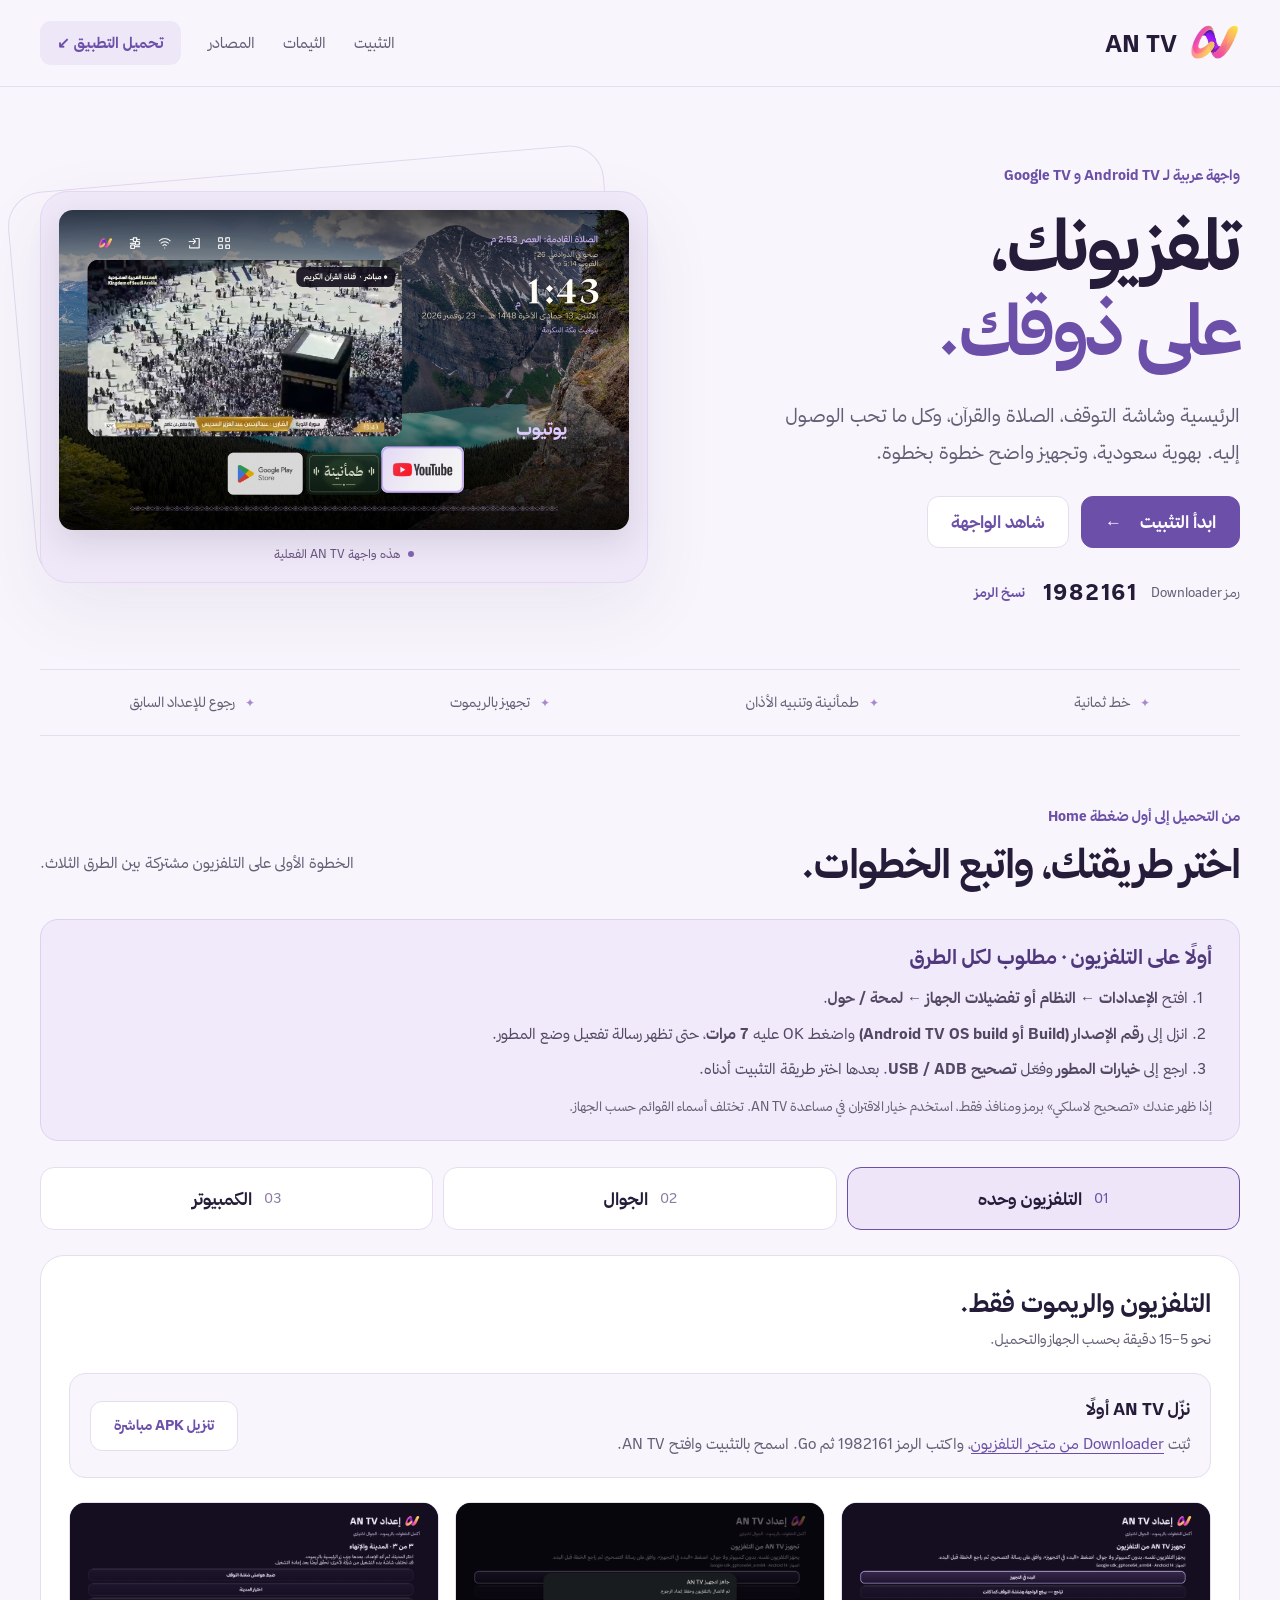
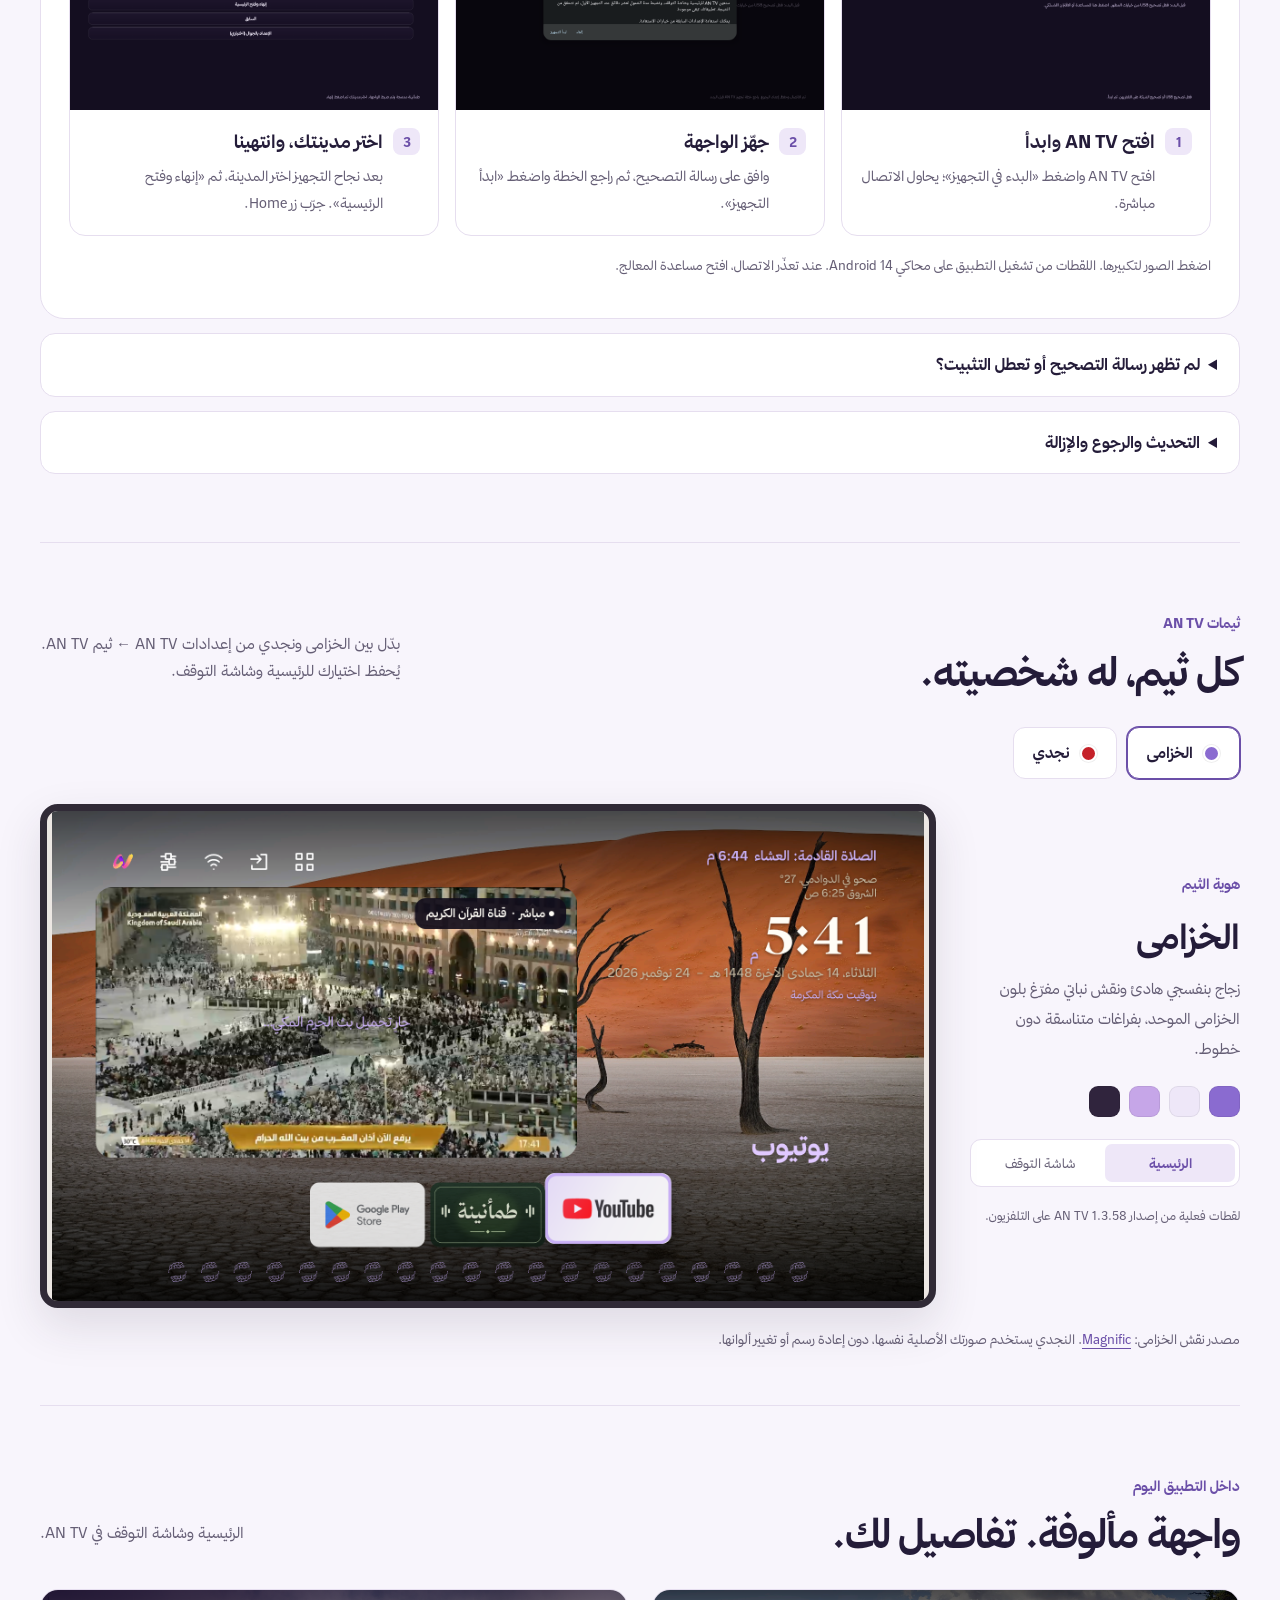
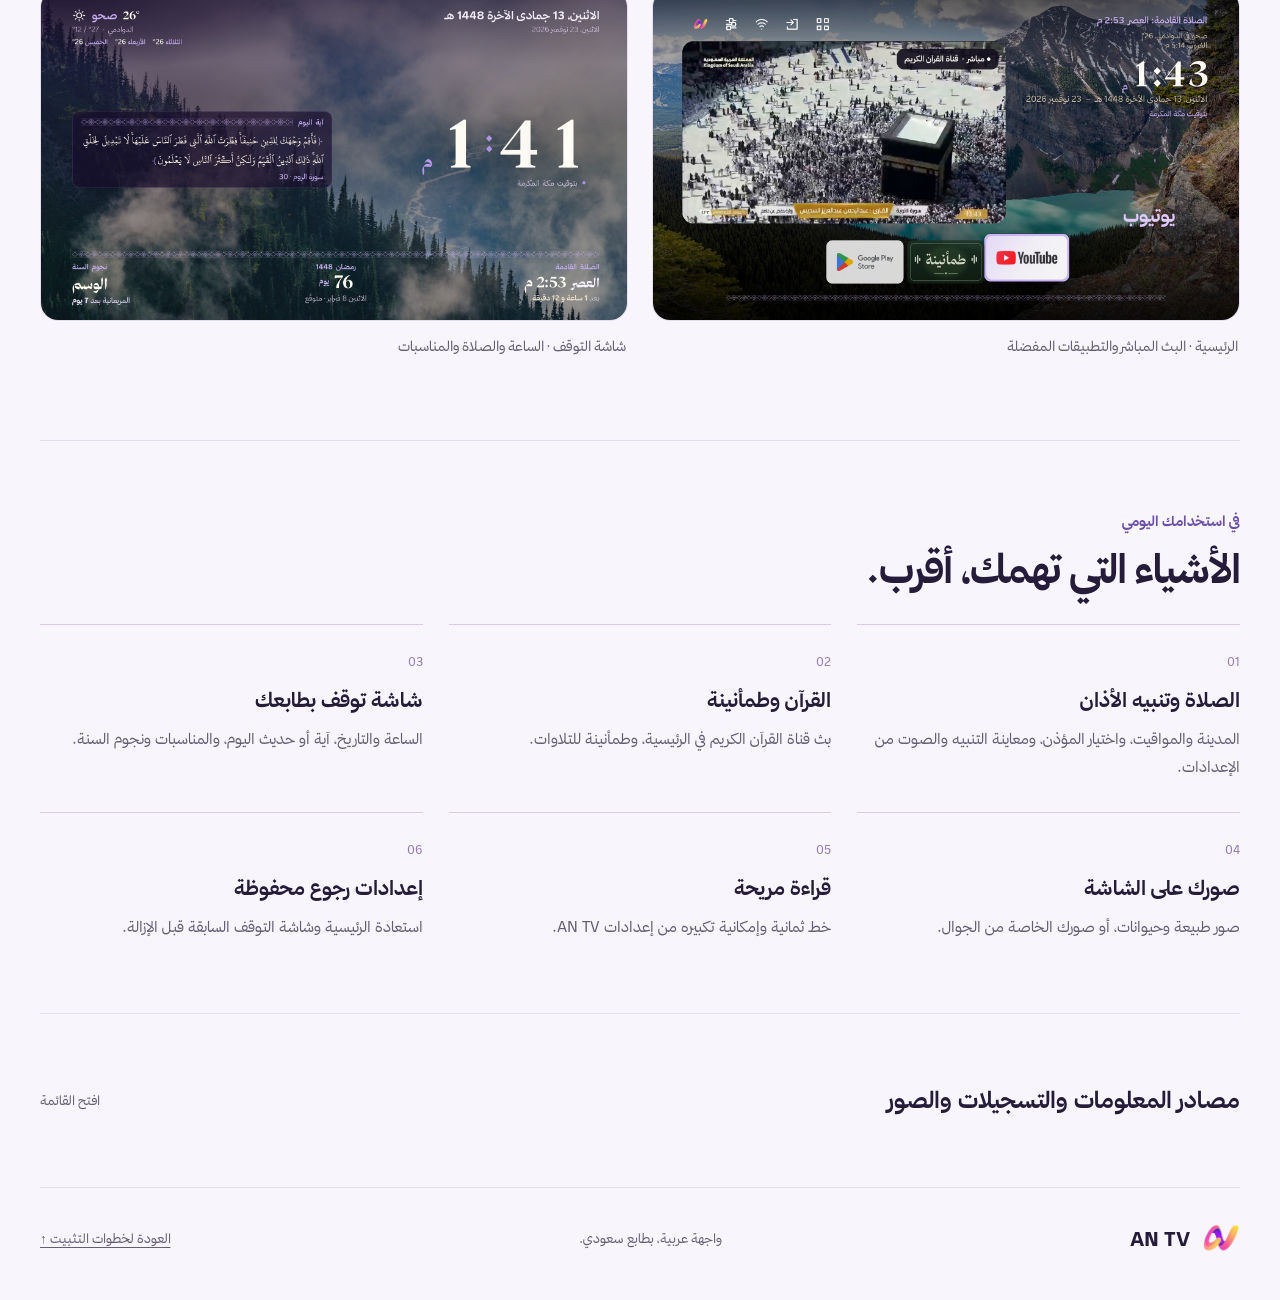
<file: docs/index.html>
<!doctype html><html lang="ar" dir="rtl"><head><meta charset="utf-8"><meta name="viewport" content="width=device-width,initial-scale=1"><meta name="theme-color" content="#f5f1fb"><meta name="description" content="AN TV: واجهة تلفزيونك العربية. شرح واضح للتثبيت من التلفزيون والجوال والكمبيوتر، وروابط الأدوات وأوامر جاهزة للنسخ."><title>AN TV — تلفزيونك، على ذوقك</title><link rel="stylesheet" href="assets/site.css?v=light2"></head><body>
<header><div class="wrap top"><a class="brand" href="#top"><img src="assets/an-logo.png" alt="شعار AN TV"><span>AN TV</span></a><nav aria-label="التنقل"><a href="#install">التثبيت</a><a href="#themes">الثيمات</a><a href="#sources">المصادر</a><a class="nav-download" href="https://github.com/aij17/AN-TV-Installer/releases/latest/download/AN-TV.apk">تحميل التطبيق <span aria-hidden="true">↙</span></a></nav></div></header>
<main id="top" class="wrap"><section class="hero"><div><div class="eyebrow">واجهة عربية لـ Android TV و Google TV</div><h1>تلفزيونك، <br><em>على ذوقك.</em></h1><p>الرئيسية وشاشة التوقف، الصلاة والقرآن، وكل ما تحب الوصول إليه. بهوية سعودية، وتجهيز واضح خطوة بخطوة.</p><div class="actions"><a class="button" href="#install">ابدأ التثبيت <span aria-hidden="true">←</span></a><a class="button secondary" href="#preview">شاهد الواجهة</a></div><div class="hero-code"><span>رمز Downloader</span><strong id="download-code" dir="ltr">1982161</strong><button class="copy-command quiet" data-copy="download-code" data-copy-label="نسخ الرمز" type="button">نسخ الرمز</button></div></div><div class="hero-visual"><img src="assets/current-home.png" alt="لقطة فعلية للصفحة الرئيسية في AN TV"><div class="image-label"><span class="live-dot"></span> هذه واجهة AN TV الفعلية</div></div></section>
<div class="benefit-strip"><span>خط ثمانية</span><span>طمأنينة وتنبيه الأذان</span><span>تجهيز بالريموت</span><span>رجوع للإعداد السابق</span></div>
<section id="install" class="section"><div class="section-heading"><div><span class="eyebrow">من التحميل إلى أول ضغطة Home</span><h2>اختر طريقتك، واتبع الخطوات.</h2></div><p>الخطوة الأولى على التلفزيون مشتركة بين الطرق الثلاث.</p></div><div class="developer-prep"><h3>أولًا على التلفزيون · مطلوب لكل الطرق</h3><ol><li>افتح <strong>الإعدادات ← النظام أو تفضيلات الجهاز ← لمحة / حول</strong>.</li><li>انزل إلى <strong>رقم الإصدار (Build أو Android TV OS build)</strong> واضغط OK عليه <strong>7 مرات</strong>، حتى تظهر رسالة تفعيل وضع المطور.</li><li>ارجع إلى <strong>خيارات المطور</strong> وفعّل <strong>تصحيح USB / ADB</strong>. بعدها اختر طريقة التثبيت أدناه.</li></ol><p>إذا ظهر عندك «تصحيح لاسلكي» برمز ومنافذ فقط، استخدم خيار الاقتران في مساعدة AN TV. تختلف أسماء القوائم حسب الجهاز.</p></div>
<nav class="method-tabs" role="tablist" aria-label="طريقة التثبيت"><a href="#install-tv" role="tab" aria-selected="true" data-method="install-tv">01 <span>التلفزيون وحده</span></a><a href="#install-phone" role="tab" aria-selected="false" data-method="install-phone">02 <span>الجوال</span></a><a href="#install-computer" role="tab" aria-selected="false" data-method="install-computer">03 <span>الكمبيوتر</span></a></nav>
<div class="method-panel" id="install-tv" role="tabpanel"><div class="method-heading"><h3>التلفزيون والريموت فقط.</h3><p>نحو 5–15 دقيقة بحسب الجهاز والتحميل.</p></div><div class="download-strip"><div><strong>نزّل AN TV أولًا</strong><p>ثبّت <a href="https://play.google.com/store/apps/details?id=com.esaba.downloader" target="_blank" rel="noopener">Downloader من متجر التلفزيون</a>، واكتب الرمز <bdi>1982161</bdi> ثم Go. اسمح بالتثبيت وافتح AN TV.</p></div><a class="button secondary" href="https://github.com/aij17/AN-TV-Installer/releases/latest/download/AN-TV.apk">تنزيل APK مباشرة</a></div><div class="picture-steps">
        <figure><a href="assets/current-setup.png?v=1353" target="_blank" rel="noopener"><img src="assets/current-setup.png?v=1353" alt="الخطوة الأولى: بدء تجهيز AN TV بزر واحد" loading="lazy"></a><figcaption><span class="step-index">1</span><div><h3>افتح AN TV وابدأ</h3><p>افتح AN TV واضغط «البدء في التجهيز»؛ يحاول الاتصال مباشرة.</p></div></figcaption></figure>
        <figure><a href="assets/current-setup-2.png?v=1353" target="_blank" rel="noopener"><img src="assets/current-setup-2.png?v=1353" alt="الخطوة الثانية: مراجعة خطة التجهيز قبل الموافقة" loading="lazy"></a><figcaption><span class="step-index">2</span><div><h3>جهّز الواجهة</h3><p>وافق على رسالة التصحيح، ثم راجع الخطة واضغط «ابدأ التجهيز».</p></div></figcaption></figure>
        <figure><a href="assets/current-setup-3.png?v=1353" target="_blank" rel="noopener"><img src="assets/current-setup-3.png?v=1353" alt="الخطوة الثالثة: اختيار المدينة وإنهاء الإعداد وفتح الرئيسية" loading="lazy"></a><figcaption><span class="step-index">3</span><div><h3>اختر مدينتك، وانتهينا</h3><p>بعد نجاح التجهيز اختر المدينة، ثم «إنهاء وفتح الرئيسية». جرّب زر Home.</p></div></figcaption></figure>
      </div>
      <p class="small">اضغط الصور لتكبيرها. اللقطات من تشغيل التطبيق على محاكي Android 14. عند تعذّر الاتصال، افتح مساعدة المعالج.</p></div>
<div class="method-panel" id="install-phone" role="tabpanel"><div class="method-section"><div class="method-heading"><h3>2 · من الجوال</h3><p>أندرويد أو آيفون · نفس شبكة واي فاي التلفزيون · نحو 10–20 دقيقة</p></div><ol class="simple-flow"><li><strong>نزّل التطبيق وانقله.</strong><p>نزّل AN TV من الزر أدناه. انقله إلى التلفزيون عبر LocalSend إذا كان متاحًا على الجهازين، وافتح الملف على التلفزيون وثبّته. ويمكن تنزيله مباشرة على التلفزيون برمز Downloader أعلاه.</p></li><li><strong>افتح رابط الإعداد.</strong><p>على التلفزيون: افتح AN TV ← اضغط سطر المساعدة ← «الإعداد بالجوال أو الكمبيوتر». امسح QR بالجوال، وافتح الرابط، وأدخل رمز الإعداد الظاهر إن طُلب. اترك صفحة الإعداد مفتوحة على التلفزيون.</p></li><li><strong>أكمل من المتصفح.</strong><p>اضغط «البدء في التجهيز» في صفحة الجوال، ووافق على رسالة التصحيح بالريموت. انتظر النجاح، واختر المدينة ثم أنهِ الإعداد. جرّب زر الرئيسية في الريموت.</p></li></ol><a class="button secondary" href="https://github.com/aij17/AN-TV-Installer/releases/latest/download/AN-TV.apk">تنزيل AN TV للجوال</a><div class="app-links"><strong>لنقل ملف التطبيق · اختياري إذا استخدمت Downloader:</strong><a href="https://play.google.com/store/apps/details?id=org.localsend.localsend_app" target="_blank" rel="noopener">LocalSend لأندرويد والتلفزيون</a><a href="https://apps.apple.com/us/app/localsend/id1661733229" target="_blank" rel="noopener">LocalSend للآيفون · App Store</a></div><p class="guide-note">ملف AN-TV.apk مخصص للتلفزيون؛ تنقله من الآيفون ولا تثبّته عليه. التحكم من المتصفح لا يحتاج تطبيقًا إضافيًا.</p><p class="guide-note">هذه الطريقة تعمل من المتصفح على أندرويد وآيفون؛ لا تحتاج Termux أو iSH. اسمح بالوصول للشبكة المحلية إذا طلب المتصفح ذلك. إذا تعذر الاتصال، أكمل بالريموت.</p></div><div class="advanced"><h4>تفضّل استخدام الأوامر؟</h4><p class="small">اختياري. طريقة المتصفح أعلاه لا تحتاج Termux أو iSH.</p><details class="help-fold"><summary>أوامر التثبيت من أندرويد · Termux</summary><p>ثبّت <a href="https://f-droid.org/packages/com.termux/" target="_blank" rel="noopener">Termux من F-Droid</a>، وفعّل تصحيح التلفزيون، واجعل الجهازين على نفس الواي فاي. انسخ تجهيز الأدوات مرة، ثم أوامر التثبيت.</p><div class="command-box"><div class="command-bar"><span>1 · تجهيز أدوات أندرويد</span><button type="button" class="copy-command" data-copy="termux-tools" aria-label="نسخ 1 · تجهيز أدوات أندرويد">نسخ الأوامر</button></div><pre><code id="termux-tools">pkg update &amp;&amp; pkg install android-tools curl</code></pre></div><div class="command-box"><div class="command-bar"><span>2 · تنزيل AN TV وتثبيته</span><button type="button" class="copy-command" data-copy="android-install" aria-label="نسخ 2 · تنزيل AN TV وتثبيته">نسخ الأوامر</button></div><pre><code id="android-install">printf &#x27;TV IP (example 192.168.0.20): &#x27;
IFS= read -r AN_TV_IP
AN_TV_TARGET=&quot;${AN_TV_IP}:5555&quot;
adb connect &quot;$AN_TV_TARGET&quot; &amp;&amp;
adb -s &quot;$AN_TV_TARGET&quot; get-state &amp;&amp;
curl -fL --proto &#x27;=https&#x27; -o AN-TV.apk &#x27;https://github.com/aij17/AN-TV-Installer/releases/latest/download/AN-TV.apk&#x27; &amp;&amp;
adb -s &quot;$AN_TV_TARGET&quot; install -r AN-TV.apk &amp;&amp;
adb -s &quot;$AN_TV_TARGET&quot; shell am start -n com.antv.tv/com.antv.setup.SetupActivity</code></pre></div><p>عند طلب TV IP اكتب عنوان التلفزيون فقط، دون منفذ. وافق على التصحيح بالريموت، ثم أكمل «البدء في التجهيز» على التلفزيون. إذا كان الاتصال غير مفوّض، وافق وأعد تشغيل أوامر التثبيت.</p></details> <details class="help-fold"><summary>أوامر الآيفون · iSH · مسار تجريبي</summary><p>الطريقة الأسهل على الآيفون هي المتصفح أعلاه. للمستخدم الذي يريد الأوامر: ثبّت <a href="https://ish.app/" target="_blank" rel="noopener">iSH من موقعه الرسمي</a>، واسمح بالشبكة المحلية، وأبقه مفتوحًا. لم نختبر هذا المسار على آيفون فعلي؛ قد لا تتوفر حزمة android-tools في إصدار iSH لديك. إذا فشل تجهيز الأدوات، استخدم المتصفح أو الكمبيوتر.</p><div class="command-box"><div class="command-bar"><span>1 · التحقق من توفر أدوات iSH</span><button type="button" class="copy-command" data-copy="ish-tools" aria-label="نسخ 1 · التحقق من توفر أدوات iSH">نسخ الأوامر</button></div><pre><code id="ish-tools">apk update &amp;&amp; apk add curl android-tools &amp;&amp; command -v adb</code></pre></div><div class="command-box"><div class="command-bar"><span>2 · تثبيت AN TV إذا توفر adb</span><button type="button" class="copy-command" data-copy="ios-install" aria-label="نسخ 2 · تثبيت AN TV إذا توفر adb">نسخ الأوامر</button></div><pre><code id="ios-install">printf &#x27;TV IP (example 192.168.0.20): &#x27;
IFS= read -r AN_TV_IP
AN_TV_TARGET=&quot;${AN_TV_IP}:5555&quot;
adb connect &quot;$AN_TV_TARGET&quot; &amp;&amp;
adb -s &quot;$AN_TV_TARGET&quot; get-state &amp;&amp;
curl -fL --proto &#x27;=https&#x27; -o AN-TV.apk &#x27;https://github.com/aij17/AN-TV-Installer/releases/latest/download/AN-TV.apk&#x27; &amp;&amp;
adb -s &quot;$AN_TV_TARGET&quot; install -r AN-TV.apk &amp;&amp;
adb -s &quot;$AN_TV_TARGET&quot; shell am start -n com.antv.tv/com.antv.setup.SetupActivity</code></pre></div><p>لا تنفّذ الخطوة الثانية إلا إذا نجحت الأولى وظهر مسار adb.</p></details></div></div>
<div class="method-panel" id="install-computer" role="tabpanel"><div class="method-heading"><h3>بمساعد ذكي، أو يدويًا. اختر ما يناسبك.</h3><p>نفس شبكة التلفزيون للاتصال المحلي. استخدام المساعد اختياري.</p></div><div class="computer-options"><article><span class="option-number">A</span><h4>بمساعد ذكي على الكمبيوتر</h4><p>افتح Codex محليًا أو Claude Code بصلاحية تشغيل الأوامر، وانسخ الطلب التالي. يساعدك في الاتصال والتثبيت والتحقق من النتيجة.</p><p class="small">الدردشة العادية في المتصفح لا تصل وحدها إلى شبكتك. توفر المساعد وتكلفته حسب الخدمة والخطة؛ التنفيذ اليدوي لا يحتاج اشتراك مساعد.</p><div class="app-links"><a href="https://developers.openai.com/codex/app/" target="_blank" rel="noopener">Codex على الكمبيوتر ↗</a><a href="https://code.claude.com/docs/en/overview" target="_blank" rel="noopener">Claude Code ↗</a></div><details><summary>الطلب الجاهز للمساعد</summary><div class="command-box"><div class="command-bar"><span>خاص بـ AN TV</span><button class="copy-command" data-copy="assistant-prompt" data-copy-label="نسخ الطلب" type="button">نسخ الطلب</button></div><pre class="assistant-text"><code id="assistant-prompt">ثبّت AN TV على تلفزيوني Android TV أو Google TV. أنت تعمل محليًا على الكمبيوتر المتصل بنفس شبكة التلفزيون.
اقرأ دليلنا أولًا: https://aij17.github.io/AN-TV-Installer/docs/<div class="method-section"><div class="method-heading"><h3>2 · من الجوال</h3><p>أندرويد أو آيفون · نفس شبكة واي فاي التلفزيون · نحو 10–20 دقيقة</p></div><ol class="simple-flow"><li><strong>نزّل التطبيق وانقله.</strong><p>نزّل AN TV من الزر أدناه. انقله إلى التلفزيون عبر LocalSend إذا كان متاحًا على الجهازين، وافتح الملف على التلفزيون وثبّته. ويمكن تنزيله مباشرة على التلفزيون برمز Downloader أعلاه.</p></li><li><strong>افتح رابط الإعداد.</strong><p>على التلفزيون: افتح AN TV ← اضغط سطر المساعدة ← «الإعداد بالجوال أو الكمبيوتر». امسح QR بالجوال، وافتح الرابط، وأدخل رمز الإعداد الظاهر إن طُلب. اترك صفحة الإعداد مفتوحة على التلفزيون.</p></li><li><strong>أكمل من المتصفح.</strong><p>اضغط «البدء في التجهيز» في صفحة الجوال، ووافق على رسالة التصحيح بالريموت. انتظر النجاح، واختر المدينة ثم أنهِ الإعداد. جرّب زر الرئيسية في الريموت.</p></li></ol><a class="button secondary" href="https://github.com/aij17/AN-TV-Installer/releases/latest/download/AN-TV.apk">تنزيل AN TV للجوال</a><div class="app-links"><strong>لنقل ملف التطبيق · اختياري إذا استخدمت Downloader:</strong><a href="https://play.google.com/store/apps/details?id=org.localsend.localsend_app" target="_blank" rel="noopener">LocalSend لأندرويد والتلفزيون</a><a href="https://apps.apple.com/us/app/localsend/id1661733229" target="_blank" rel="noopener">LocalSend للآيفون · App Store</a></div><p class="guide-note">ملف AN-TV.apk مخصص للتلفزيون؛ تنقله من الآيفون ولا تثبّته عليه. التحكم من المتصفح لا يحتاج تطبيقًا إضافيًا.</p><p class="guide-note">هذه الطريقة تعمل من المتصفح على أندرويد وآيفون؛ لا تحتاج Termux أو iSH. اسمح بالوصول للشبكة المحلية إذا طلب المتصفح ذلك. إذا تعذر الاتصال، أكمل بالريموت.</p></div>-SETUP.md
اسألني عن عنوان IP للتلفزيون إن لم يكن متاحًا، وتحقق من نوع الجهاز والاتصال والتفويض.
استخدم Android Platform Tools الرسمية وحزمة AN TV العامة فقط:
https://github.com/aij17/AN-TV-Installer/releases/latest/download/AN-TV.apk
اسم الحزمة: com.antv.tv
نشاط التجهيز: com.antv.tv/com.antv.setup.SetupActivity
لا تستنسخ UrTV ولا تشغّل سكربتاته ولا تحتاج كود AN TV الخاص.
ثبّت APK ثم افتح معالج AN TV. تابع معه لحفظ إعداد الرجوع واختيار الرئيسية وشاشة التوقف والمدينة؛ وافق أنا على رسائل النظام والخطة بالريموت.
لا تغيّر الرئيسية بأمر منفصل قبل حفظ إعداد الرجوع، ولا تحذف أو تعطّل تطبيقات، ولا تتجاوز حظر Play Protect.
تحقق من النتيجة بزر Home وشاشة التوقف، واذكر ما نجح وما يحتاج تدخلي. إذا تعذّر الاتصال فتوقف واشرح السبب، ولا تقل إن التجهيز نجح.</code></pre></div></details></article><article><span class="option-number">B</span><h4>يدويًا، دون مساعد</h4><p>حمّل التطبيق وانقله، ثم استخدم صفحة الإعداد في المتصفح. أو نفّذ أوامر ADB الجاهزة في القسم التالي.</p><a class="text-link" href="#manual-computer">خطوات التنفيذ اليدوي ↓</a><p class="small">دون Codex أو Claude. الموافقات على التلفزيون تتم بالريموت.</p></article></div><div id="manual-computer"><div class="method-section"><div class="method-heading"><h3>3 · من الكمبيوتر</h3><p>ويندوز أو ماك أو لينكس · نفس شبكة التلفزيون للتحكم من المتصفح · نحو 10–25 دقيقة</p></div><ol class="simple-flow"><li><strong>حمّل AN TV وثبّته على التلفزيون.</strong><p>نزّل الملف من الزر أدناه. انقله عبر LocalSend على نفس الشبكة، أو انسخه إلى فلاش USB وافتحه على التلفزيون. وافق على تثبيت التطبيق عندما يطلب النظام.</p></li><li><strong>افتح صفحة التحكم على الكمبيوتر.</strong><p>افتح AN TV على التلفزيون ← سطر المساعدة ← «الإعداد بالجوال أو الكمبيوتر». اكتب في متصفح الكمبيوتر العنوان المحلي الظاهر على التلفزيون كاملًا، مع رقم المنفذ، ثم أدخل رمز الإعداد إن طُلب.</p></li><li><strong>اضغط «البدء في التجهيز».</strong><p>وافق على رسالة التصحيح بالريموت. بعد نجاح التفعيل، اختر المدينة وأنهِ الإعداد. اختبر زر الرئيسية ومعاينة شاشة التوقف.</p></li></ol><a class="button secondary" href="https://github.com/aij17/AN-TV-Installer/releases/latest/download/AN-TV.apk">تنزيل AN TV للكمبيوتر</a><div class="app-links"><a href="https://localsend.org/download" target="_blank" rel="noopener">LocalSend لويندوز وماك ولينكس · اختياري للنقل</a><a href="https://developer.android.com/tools/releases/platform-tools" target="_blank" rel="noopener">Android Platform Tools · مطلوب لمسار الأوامر فقط</a></div><p class="guide-note">النقل بفلاش USB لا يحتاج نفس الواي فاي؛ التحكم من المتصفح يحتاجها. إذا كان جهازك يتطلب اقتران ADB، ستجد الأوامر في «الشرح الكامل» أدناه.</p></div></div><details class="help-fold"><summary>أوامر الكمبيوتر · ويندوز أو ماك ولينكس</summary><p>نزّل Android Platform Tools من الرابط الرسمي أعلاه، وفك الضغط، وافتح الطرفية داخل مجلد platform-tools. فعّل تصحيح التلفزيون واستخدم نفس الشبكة. اختر أوامر نظامك.</p><div class="command-box"><div class="command-bar"><span>ويندوز · PowerShell</span><button type="button" class="copy-command" data-copy="windows-install" aria-label="نسخ ويندوز · PowerShell">نسخ الأوامر</button></div><pre><code id="windows-install">$anTvAdb = Join-Path (Get-Location) &#x27;adb.exe&#x27;
if (!(Test-Path $anTvAdb)) { throw &#x27;Open PowerShell inside platform-tools first.&#x27; }
$anTvIp = Read-Host &#x27;TV IP (example 192.168.0.20)&#x27;
$anTvTarget = &quot;$($anTvIp):5555&quot;
&amp; $anTvAdb connect $anTvTarget
&amp; $anTvAdb -s $anTvTarget get-state
if ($LASTEXITCODE -ne 0) { throw &#x27;Approve debugging on TV, then retry.&#x27; }
Invoke-WebRequest -Uri &#x27;https://github.com/aij17/AN-TV-Installer/releases/latest/download/AN-TV.apk&#x27; -OutFile &#x27;AN-TV.apk&#x27;
&amp; $anTvAdb -s $anTvTarget install -r &#x27;AN-TV.apk&#x27;
if ($LASTEXITCODE -ne 0) { throw &#x27;Installation failed; stop here.&#x27; }
&amp; $anTvAdb -s $anTvTarget shell am start -n &#x27;com.antv.tv/com.antv.setup.SetupActivity&#x27;</code></pre></div><div class="command-box"><div class="command-bar"><span>ماك ولينكس · Terminal</span><button type="button" class="copy-command" data-copy="mac-install" aria-label="نسخ ماك ولينكس · Terminal">نسخ الأوامر</button></div><pre><code id="mac-install">export PATH=&quot;$PWD:$PATH&quot;
printf &#x27;TV IP (example 192.168.0.20): &#x27;
IFS= read -r AN_TV_IP
AN_TV_TARGET=&quot;${AN_TV_IP}:5555&quot;
adb connect &quot;$AN_TV_TARGET&quot; &amp;&amp;
adb -s &quot;$AN_TV_TARGET&quot; get-state &amp;&amp;
curl -fL --proto &#x27;=https&#x27; -o AN-TV.apk &#x27;https://github.com/aij17/AN-TV-Installer/releases/latest/download/AN-TV.apk&#x27; &amp;&amp;
adb -s &quot;$AN_TV_TARGET&quot; install -r AN-TV.apk &amp;&amp;
adb -s &quot;$AN_TV_TARGET&quot; shell am start -n com.antv.tv/com.antv.setup.SetupActivity</code></pre></div><p>هذه الأوامر تنزّل AN TV وتثبّته وتفتح معالجه. أكمل «البدء في التجهيز» بالريموت لحفظ إعداد الرجوع وتعيين الرئيسية وشاشة التوقف؛ أوامر التثبيت وحدها لا تعيّن الرئيسية.</p></details> <details class="help-fold"><summary>الجهاز يعرض اقترانًا لاسلكيًا برمز؟ · أندرويد أو ماك ولينكس</summary><p>نفّذ هذه الأوامر قبل أوامر التثبيت المباشر. أدخل عنوان الاقتران، ثم رمز الاقتران عند طلبه، ثم عنوان الاتصال. المنفذان مختلفان. بعد فتح 5555 شغّل أوامر التثبيت أعلاه بعنوان IP فقط. قد يغلق المنفذ عند إعادة تشغيل التلفزيون.</p><div class="command-box"><div class="command-bar"><span>الاقتران اللاسلكي ثم إتاحة الاتصال المباشر</span><button type="button" class="copy-command" data-copy="wireless-pair" aria-label="نسخ الاقتران اللاسلكي ثم إتاحة الاتصال المباشر">نسخ الأوامر</button></div><pre><code id="wireless-pair">printf &#x27;Pair address (IP:pair-port): &#x27;
IFS= read -r AN_TV_PAIR
adb pair &quot;$AN_TV_PAIR&quot; &amp;&amp;
printf &#x27;Connect address (IP:connect-port): &#x27; &amp;&amp;
IFS= read -r AN_TV_CONNECT &amp;&amp;
adb connect &quot;$AN_TV_CONNECT&quot; &amp;&amp;
adb -s &quot;$AN_TV_CONNECT&quot; tcpip 5555</code></pre></div></details></div>
<details class="help-fold"><summary>لم تظهر رسالة التصحيح أو تعطل التثبيت؟</summary><p>أعد تشغيل التلفزيون وجرّب «البدء في التجهيز». بعض الأجهزة تحتاج الاقتران اللاسلكي أو كمبيوترًا مرة واحدة. عند «تطبيق ضار ومحظور» أرسل التحذير لفحص السبب؛ حظر سوني لم يُحسم بعد.</p></details>
<details class="help-fold"><summary>التحديث والرجوع والإزالة</summary><div class="compact-grid"><div><h4>التحديث</h4><p>إعدادات AN TV ← تحديث AN TV. وافق على التثبيت إن طلب أندرويد.</p></div><div><h4>الرجوع</h4><p>افتح معالج الإعداد واختر «تراجع». انتظر النجاح قبل حذف التطبيق.</p></div><div><h4>ماذا يُحفظ؟</h4><p>اختيار الرئيسية وشاشة التوقف ومدة الخمول. هذه إعدادات رجوع، وليست نسخة كاملة لنظام التشغيل.</p></div></div></details></section>
<section id="themes" class="section themes-section"><div class="section-heading"><div><span class="eyebrow">ثيمات AN TV</span><h2>كل ثيم، له شخصيته.</h2></div><p>بدّل بين الخزامى ونجدي من إعدادات AN TV ← ثيم AN TV. يُحفظ اختيارك للرئيسية وشاشة التوقف.</p></div><div class="theme-choices" role="group" aria-label="الثيم"><button data-theme="lavender" aria-pressed="true"><span class="theme-swatch" style="--swatch:#8a6bd0"></span>الخزامى</button><button data-theme="najdi" aria-pressed="false"><span class="theme-swatch" style="--swatch:#c52129"></span>نجدي</button></div><div class="theme-layout"><div class="theme-description"><span class="eyebrow">هوية الثيم</span><h3 id="theme-title" aria-live="polite">خزامى</h3><p id="theme-description">بنفسجي ناعم، زجاج هادئ، وسدو رفيع. امتداد للهوية الحالية.</p><div id="theme-palette" class="palette" aria-label="ألوان الثيم"></div><div class="preview-switch" role="group" aria-label="نوع المعاينة"><button data-scene="home" aria-pressed="true">الرئيسية</button><button data-scene="saver" aria-pressed="false">شاشة التوقف</button></div><p class="small">لقطات فعلية من إصدار AN TV 1.3.58 على التلفزيون.</p></div><div class="tv-preview real-theme-preview" id="theme-preview" data-theme="lavender" data-scene="home"><img id="theme-shot" src="assets/theme-lavender-home.png" alt="الرئيسية بثيم الخزامى في AN TV"></div></div><p class="theme-reference">مصدر نقش الخزامى: <a href="https://www.magnific.com/icon/plant_13945886">Magnific</a>. النجدي يستخدم صورتك الأصلية نفسها، دون إعادة رسم أو تغيير ألوانها.</p></section>
<section id="preview" class="section"><div class="section-heading"><div><span class="eyebrow">داخل التطبيق اليوم</span><h2>واجهة مألوفة. تفاصيل لك.</h2></div><p>الرئيسية وشاشة التوقف في AN TV.</p></div><div class="actual-previews"><figure><img loading="lazy" src="assets/current-home.png" alt="الرئيسية في AN TV"><figcaption>الرئيسية · البث المباشر والتطبيقات المفضلة</figcaption></figure><figure><img loading="lazy" src="assets/current-saver.png" alt="شاشة التوقف في AN TV"><figcaption>شاشة التوقف · الساعة والصلاة والمناسبات</figcaption></figure></div></section>
<section id="features" class="section"><div class="section-heading"><div><span class="eyebrow">في استخدامك اليومي</span><h2>الأشياء التي تهمك، أقرب.</h2></div></div><div class="feature-grid"><article><span>01</span><h3>الصلاة وتنبيه الأذان</h3><p>المدينة والمواقيت، واختيار المؤذن، ومعاينة التنبيه والصوت من الإعدادات.</p></article><article><span>02</span><h3>القرآن وطمأنينة</h3><p>بث قناة القرآن الكريم في الرئيسية، وطمأنينة للتلاوات.</p></article><article><span>03</span><h3>شاشة توقف بطابعك</h3><p>الساعة والتاريخ، آية أو حديث اليوم، والمناسبات ونجوم السنة.</p></article><article><span>04</span><h3>صورك على الشاشة</h3><p>صور طبيعة وحيوانات، أو صورك الخاصة من الجوال.</p></article><article><span>05</span><h3>قراءة مريحة</h3><p>خط ثمانية وإمكانية تكبيره من إعدادات AN TV.</p></article><article><span>06</span><h3>إعدادات رجوع محفوظة</h3><p>استعادة الرئيسية وشاشة التوقف السابقة قبل الإزالة.</p></article></div></section>
<details id="sources" class="section source-details"><summary>مصادر المعلومات والتسجيلات والصور <span>افتح القائمة</span></summary><div class="sources-body"><h2>من أين تأتي المعلومات؟</h2><p class="sub">تجد هذه القائمة أيضًا داخل التلفزيون: إعدادات AN TV ← مصادر AN TV. ولرابط كل صورة على حدة: صور AN TV.</p><div class="catalog"><article><h3>مواقيت الصلاة والتقويم</h3><p>خدمة <a href="https://www.ummulqura.org.sa/ar">تقويم أم القرى</a> الرسمية عبر مدينة الملك عبدالعزيز للعلوم والتقنية؛ حساب محلي عند انقطاع الاتصال.</p></article><article><h3>رمضان والأعياد والنجوم</h3><p>تواريخ المناسبات وجدول النجوم من <a href="https://aij17.github.io/ramadan-countdown/">موقع دُنُوّ</a>. تُحفظ نسخة للعمل دون إنترنت.</p></article><article><h3>آية اليوم والتفسير</h3><p>نص القرآن و«التفسير الميسر» عبر <a href="https://alquran.cloud">api.alquran.cloud</a>؛ آيات مختارة محفوظة داخل التطبيق مع اسم السورة ورقم الآية.</p></article><article><h3>حديث اليوم</h3><p>مجموعة أحاديث موثقة من الكتب الستة باستخدام <a href="https://github.com/fawazahmed0/hadith-api">Hadith API</a>؛ يظهر مصدر الحديث معه.</p></article><article><h3>الطقس</h3><p>الطقس الحالي وتوقعات الأيام والساعات من البيانات العامة على <a href="https://www.ncm.gov.sa/ar">موقع المركز الوطني للأرصاد</a>، وتتحدث عند الاتصال. عند عدم توفر المدينة ضمن تقرير المركز، يستخدم التطبيق توقع النقطة الأقرب لإحداثياتها من المركز نفسه. بعض التوقعات تعتمد على نماذج عددية.</p></article><article><h3>صور AN TV</h3><p>18 صورة طبيعة محفوظة من Google Chromecast، وصور طبيعة وحيوانات متجددة من <a href="https://commons.wikimedia.org">Wikimedia Commons</a>. تجد اسم المصور ورابط كل صورة محفوظة أو حالية في إعدادات صور AN TV.</p></article><article><h3>القرآن والأذان</h3><p>معاينة قناة القرآن الكريم السعودية، وفتح <a href="https://www.youtube.com/@SaudiQuranTv/live">بثها المباشر</a> عند الاختيار. التلاوات من <a href="https://mp3quran.net">mp3quran.net</a> وتسجيلات الأذان من Archive.org ومصادرها الموثقة.</p></article><article><h3>اختيار المدينة</h3><p>قائمة مناطق ومدن سعودية داخل التطبيق؛ البحث الإضافي يستخدم <a href="https://open-meteo.com/en/docs/geocoding-api">Open-Meteo Geocoding</a>.</p></article></div></div></details>
<footer><a class="brand" href="#top"><img src="assets/an-logo.png" alt=""><span>AN TV</span></a><p>واجهة عربية، بطابع سعودي.</p><a href="#install">العودة لخطوات التثبيت ↑</a></footer></main><script src="assets/install-guide.js?v=light2"></script></body></html>
</file>
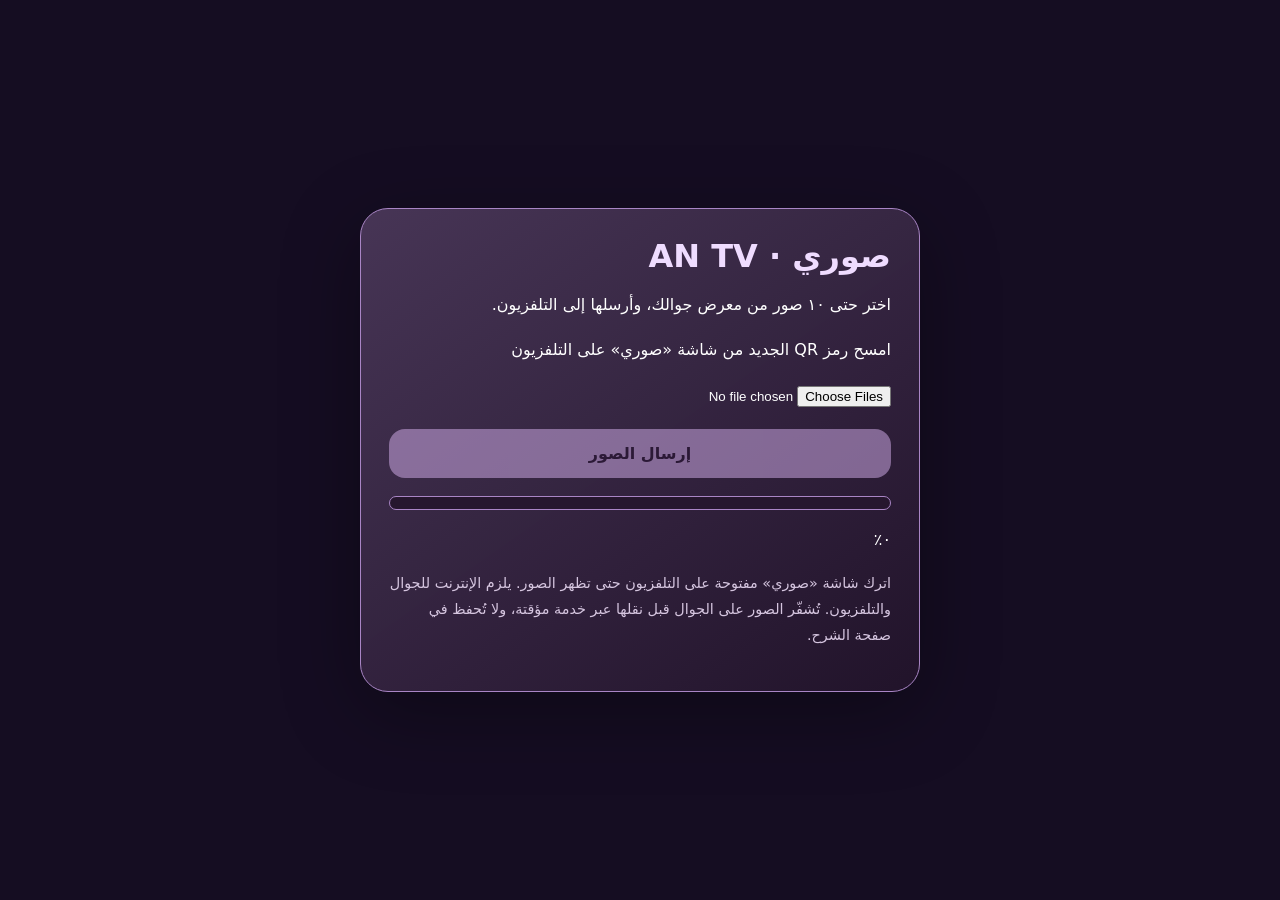
<file: docs/photos-peer.html>
<!doctype html><html lang="ar" dir="rtl"><meta charset="utf-8"><meta name="viewport" content="width=device-width,initial-scale=1"><title>صوري · AN TV</title>
<style>body{margin:0;min-height:100vh;display:grid;place-items:center;background:#150d22;color:#fff;font-family:system-ui,sans-serif;padding:16px;box-sizing:border-box}.card{width:min(100%,560px);box-sizing:border-box;padding:28px;border:1px solid #a985c5;border-radius:28px;background:linear-gradient(145deg,#594369ba,#25162dbb);box-shadow:0 20px 80px #0005}h1{font-size:2rem;margin:0 0 14px;color:#efdcff}p{line-height:1.8}input{display:block;width:100%;margin:22px 0}button{display:block;width:100%;box-sizing:border-box;border:0;border-radius:16px;padding:15px;background:#d7b2ef;color:#24102e;font:700 1rem system-ui;text-align:center;cursor:pointer}button:disabled{opacity:.5}.progress{height:12px;margin:18px 0 7px;overflow:hidden;border-radius:999px;background:#26172e;border:1px solid #a985c5}.progress>span{display:block;height:100%;width:0;background:linear-gradient(90deg,#9c68c9,#efc9ff);transition:width .18s ease}.muted{color:#d5c5df;font-size:.9rem}.error{color:#ffb8c2}</style>
<main class="card"><h1>صوري · AN TV</h1><p>اختر حتى ١٠ صور من معرض جوالك، وأرسلها إلى التلفزيون.</p><p id="status">جاهز لاختيار الصور</p><p id="count"></p><input id="files" type="file" accept="image/*" multiple><button id="send">إرسال الصور</button><div class="progress" role="progressbar" aria-label="تقدم إرسال الصور" aria-valuemin="0" aria-valuemax="100" aria-valuenow="0"><span id="bar"></span></div><p id="percent">٠٪</p><p id="result"></p><p class="muted">اترك شاشة «صوري» مفتوحة على التلفزيون حتى تظهر الصور. يلزم الإنترنت للجوال والتلفزيون. تُشفّر الصور على الجوال قبل نقلها عبر خدمة مؤقتة، ولا تُحفظ في صفحة الشرح.</p></main>
<script>
const id=location.hash.slice(1),status=document.getElementById('status'),result=document.getElementById('result'),send=document.getElementById('send'),bar=document.getElementById('bar'),percent=document.getElementById('percent'),progress=document.querySelector('.progress');
if(!/^antv-[0-9a-f]{32}$/.test(id)){status.textContent='امسح رمز QR الجديد من شاشة «صوري» على التلفزيون';send.disabled=true}
async function jpeg(file){const img=await createImageBitmap(file),k=Math.min(1,1920/img.width,1080/img.height);const c=document.createElement('canvas');c.width=Math.max(1,Math.round(img.width*k));c.height=Math.max(1,Math.round(img.height*k));c.getContext('2d').drawImage(img,0,0,c.width,c.height);img.close();return new Uint8Array(await(await new Promise(r=>c.toBlob(r,'image/jpeg',.8))).arrayBuffer())}
function setProgress(n){const v=Math.min(100,Math.max(0,Math.round(n)));bar.style.width=v+'%';percent.textContent=v+'٪';progress.setAttribute('aria-valuenow',String(v))}
function upload(url,payload,onProgress){return new Promise((resolve,reject)=>{const x=new XMLHttpRequest();x.open('POST',url);x.setRequestHeader('Filename','photo.enc');x.setRequestHeader('Content-Type','application/octet-stream');x.upload.onprogress=e=>{if(e.lengthComputable)onProgress(e.loaded/e.total)};x.onload=()=>x.status>=200&&x.status<300?resolve():reject(Error('فشل الإرسال ('+x.status+')'));x.onerror=()=>reject(Error('تعذر اتصال الإنترنت'));x.send(payload)})}
function keyBytes(){const h=id.slice(5);return Uint8Array.from(h.match(/../g),v=>parseInt(v,16))}
send.onclick=async()=>{const fs=[...document.getElementById('files').files];if(!fs.length){result.textContent='اختر صورة أولًا';return}if(fs.length>10){result.textContent='الحد الأقصى 10 صور';return}send.disabled=true;result.className='';setProgress(0);let n=0;try{const key=await crypto.subtle.importKey('raw',keyBytes(),'AES-GCM',false,['encrypt']);for(const f of fs){status.textContent='جارٍ تجهيز الصورة '+(n+1)+' من '+fs.length;const bytes=await jpeg(f);if(bytes.length>1800000)throw Error('الصورة كبيرة جدًا بعد تصغيرها');const iv=crypto.getRandomValues(new Uint8Array(12));const ciphertext=new Uint8Array(await crypto.subtle.encrypt({name:'AES-GCM',iv},key,bytes));const payload=new Uint8Array(iv.length+ciphertext.length);payload.set(iv);payload.set(ciphertext,iv.length);status.textContent='جارٍ إرسال الصورة '+(n+1)+' من '+fs.length;await upload('https://ntfy.sh/'+id,payload,part=>setProgress((n+part)/fs.length*100));n++;setProgress(n/fs.length*100);result.textContent='تم رفع '+n+' من '+fs.length+' · انتظر ظهورها على التلفزيون'}status.textContent='اكتمل الإرسال'}catch(e){result.className='error';result.textContent='تعذر الإرسال: '+(e.message||'اتصال الشبكة')}send.disabled=false};
</script></html>
</file>
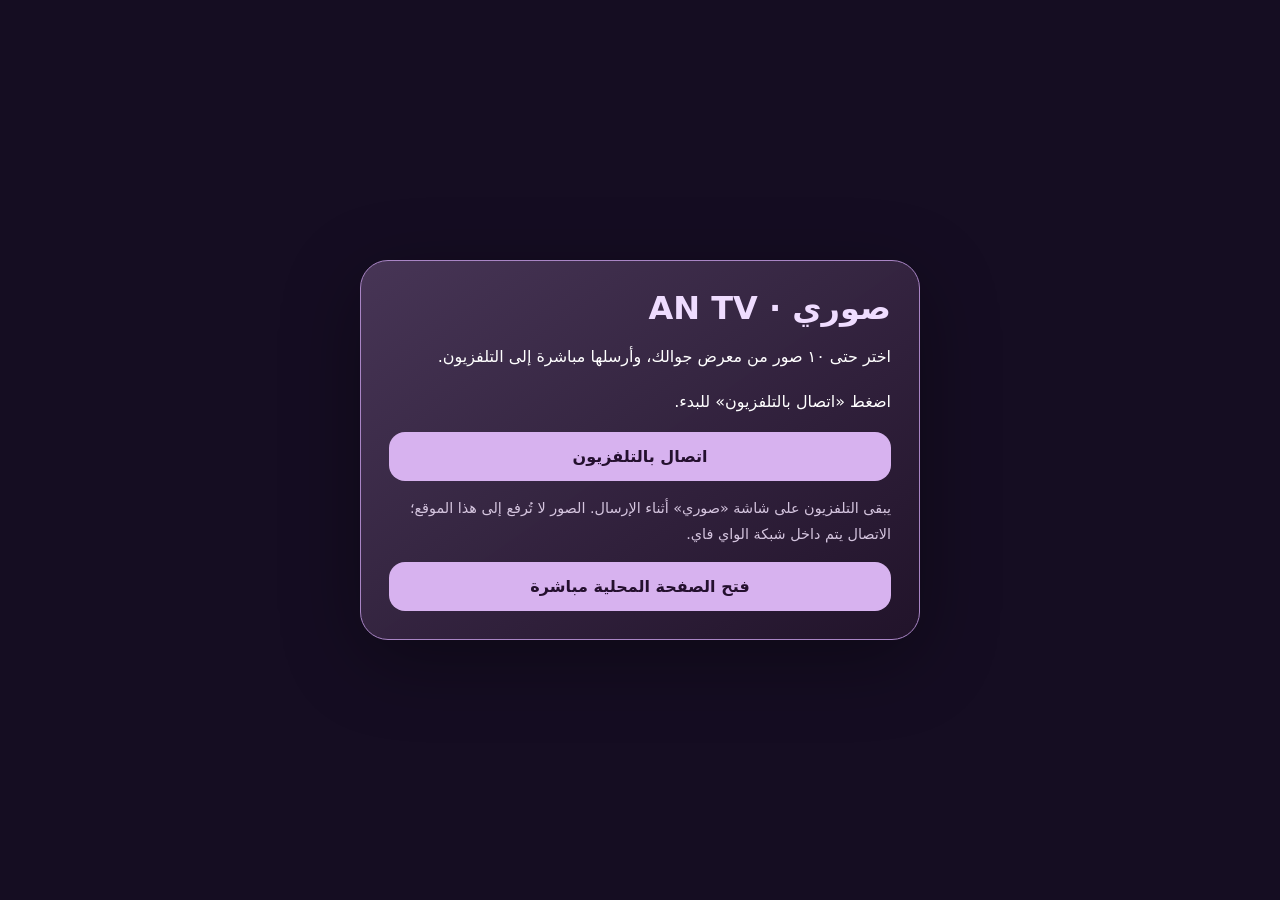
<file: docs/photos.html>
<!doctype html><html lang="ar" dir="rtl"><meta charset="utf-8"><meta name="viewport" content="width=device-width,initial-scale=1"><title>صوري · AN TV</title>
<style>body{margin:0;min-height:100vh;display:grid;place-items:center;background:#150d22;color:#fff;font-family:system-ui,sans-serif;padding:16px;box-sizing:border-box}.card{width:min(100%,560px);box-sizing:border-box;padding:28px;border:1px solid #a985c5;border-radius:28px;background:linear-gradient(145deg,#594369ba,#25162dbb);box-shadow:0 20px 80px #0005}h1{font-size:2rem;margin:0 0 14px;color:#efdcff}p{line-height:1.8}input{display:block;width:100%;margin:22px 0}button,a.button{display:block;width:100%;box-sizing:border-box;border:0;border-radius:16px;padding:15px;background:#d7b2ef;color:#24102e;font:700 1rem system-ui;text-align:center;text-decoration:none;cursor:pointer}.muted{color:#d5c5df;font-size:.9rem}.error{color:#ffb8c2}</style>
<main class="card"><h1>صوري · AN TV</h1><p>اختر حتى ١٠ صور من معرض جوالك، وأرسلها مباشرة إلى التلفزيون.</p><p id="status">اضغط «اتصال بالتلفزيون» للبدء.</p><button id="connect">اتصال بالتلفزيون</button><section id="upload" hidden><p id="count"></p><input id="files" type="file" accept="image/*" multiple><button id="send">إرسال الصور</button><p id="result"></p></section><p class="muted">يبقى التلفزيون على شاشة «صوري» أثناء الإرسال. الصور لا تُرفع إلى هذا الموقع؛ الاتصال يتم داخل شبكة الواي فاي.</p><a class="button" id="direct" hidden>فتح الصفحة المحلية مباشرة</a></main>
<script>
const hash=new URLSearchParams(location.hash.slice(1)),tv=hash.get('tv'),key=hash.get('key');
const status=document.getElementById('status'),count=document.getElementById('count'),result=document.getElementById('result'),upload=document.getElementById('upload');
const valid=tv&&/^\d{1,3}(\.\d{1,3}){3}:\d{1,5}$/.test(tv)&&/^[0-9a-f]{32}$/.test(key);
const base=valid?'http://'+tv+'/':'';function url(path){return base+path+'?key='+key}
const direct=document.getElementById('direct');if(valid){direct.href=url('/');direct.hidden=false}
async function request(path,options={}){return fetch(url(path),{mode:'cors',targetAddressSpace:'local',cache:'no-store',...options})}
async function refresh(){const r=await request('/count');if(!r.ok)throw Error('تعذر قراءة عدد الصور');count.textContent='الصور المحفوظة: '+await r.text()+' من 10'}
document.getElementById('connect').onclick=async()=>{if(!valid){status.textContent='رمز QR غير مكتمل. افتح «صوري» على التلفزيون وامسح الرمز من جديد.';return}status.textContent='جارٍ الاتصال…';try{await refresh();status.textContent='التلفزيون متصل';upload.hidden=false;document.getElementById('connect').hidden=true}catch(e){status.className='error';status.textContent='تعذر الاتصال. تأكد أن «صوري» مفتوحة وأن الجوال والتلفزيون على نفس الواي فاي. إذا ظهر طلب سماح من المتصفح، اختر «سماح». ثم اضغط اتصال مجددًا.'}};
async function jpeg(file){const img=await createImageBitmap(file),k=Math.min(1,1920/img.width,1080/img.height);const c=document.createElement('canvas');c.width=Math.max(1,Math.round(img.width*k));c.height=Math.max(1,Math.round(img.height*k));c.getContext('2d').drawImage(img,0,0,c.width,c.height);img.close();return new Promise(r=>c.toBlob(r,'image/jpeg',.82))}
document.getElementById('send').onclick=async()=>{const fs=[...document.getElementById('files').files];if(!fs.length){result.textContent='اختر صورة أولًا';return}if(fs.length>10){result.textContent='الحد الأقصى 10 صور';return}let current=Number((await(await request('/count')).text()));if(current+fs.length>10){result.textContent='المتاح '+(10-current)+' صور فقط';return}let n=0;for(const f of fs)try{const b=await jpeg(f);if(!b||b.size>3145728)throw Error('الصورة كبيرة جدًا');const r=await request('/upload',{method:'POST',headers:{'Content-Type':'image/jpeg'},body:b});if(!r.ok)throw Error(await r.text());result.textContent='تم إرسال '+(++n)+' من '+fs.length;await refresh()}catch(e){result.className='error';result.textContent='توقف الإرسال: '+e.message;break}};
</script></html>
</file>
<file: docs/assets/site.css>
@font-face{font-family:Thmanyah;src:url('Thmanyah-Regular.woff2') format('woff2');font-weight:400;font-display:swap}@font-face{font-family:Thmanyah;src:url('Thmanyah-Bold.woff2') format('woff2');font-weight:700;font-display:swap}
:root{color-scheme:light;--bg:#f8f5fc;--surface:#fff;--purple:#6b4fa8;--purple-dark:#50367f;--lavender:#eee7f8;--text:#241c39;--muted:#655e75;--line:#e6deef;--radius:24px}*{box-sizing:border-box}html{scroll-behavior:smooth;scroll-padding-top:98px}body{margin:0;background:var(--bg);color:var(--text);font:400 17px/1.75 Thmanyah,Arial,sans-serif}button,input{font:inherit}button,a{-webkit-tap-highlight-color:transparent}button{cursor:pointer}a{color:var(--purple);text-underline-offset:4px}a:hover{color:var(--purple-dark)}button:focus-visible,a:focus-visible,summary:focus-visible{outline:3px solid #8a6bd0;outline-offset:5px}img{max-width:100%;height:auto}h1,h2,h3,h4,p{margin-top:0}h2{font-size:clamp(27px,3.4vw,40px);line-height:1.4;letter-spacing:-.025em;margin-bottom:12px}h3{line-height:1.5}h4{font-size:20px;margin-bottom:12px}.wrap{width:min(1200px,calc(100% - 64px));margin:auto}[hidden]{display:none!important}header{position:sticky;top:0;z-index:10;background:#f8f5fceF;border-bottom:1px solid var(--line);backdrop-filter:blur(18px)}.top{display:flex;align-items:center;justify-content:space-between;min-height:86px;gap:24px}.brand{display:flex;gap:12px;align-items:center;font-size:24px;line-height:1;text-decoration:none;color:var(--text);font-weight:700}.brand img{width:51px;height:42px;object-fit:contain}.top nav{display:flex;gap:28px;align-items:center}.top nav a{font-size:15px;text-decoration:none;color:var(--muted)}.top nav .nav-download{color:var(--purple);background:var(--lavender);padding:9px 17px;border-radius:11px;font-weight:700}.hero{display:grid;grid-template-columns:1fr 1.12fr;gap:50px;align-items:center;padding:76px 0 58px}.eyebrow{font-size:14px;font-weight:700;color:var(--purple);margin-bottom:14px;display:block}.hero h1{font-size:clamp(44px,5.5vw,76px);line-height:1.22;letter-spacing:-.035em;margin-bottom:24px}.hero h1 em{font-style:normal;color:var(--purple)}.hero p{font-size:19px;color:var(--muted);line-height:1.95;max-width:490px;margin-bottom:25px}.actions{display:flex;gap:12px;flex-wrap:wrap}.button{display:inline-flex;align-items:center;justify-content:center;gap:18px;padding:12px 23px;min-height:50px;border-radius:12px;background:var(--purple);color:#fff;font-weight:700;text-decoration:none;border:1px solid var(--purple);line-height:1.5}.button:hover{background:var(--purple-dark);color:white}.button.secondary{background:white;color:var(--purple);border-color:var(--line)}.button.secondary:hover{border-color:var(--purple);background:#f4effb}.hero-code{display:flex;align-items:center;gap:13px;margin-top:25px;flex-wrap:wrap}.hero-code>span{font-size:13px;color:var(--muted)}.hero-code strong{letter-spacing:.08em;font-size:22px}.quiet{border:0!important;background:transparent!important;color:var(--purple)!important;padding:5px!important;min-height:auto!important;font-size:13px!important}.hero-visual{position:relative;padding:18px;background:#efe8f8;border:1px solid #e4d7f3;border-radius:28px;box-shadow:0 25px 70px #5d418014}.hero-visual:before{content:'';position:absolute;inset:-24px 28px 24px -20px;border:1px solid #e3d9ee;border-radius:35px;transform:rotate(-5deg);z-index:-1}.hero-visual>img{display:block;border-radius:14px;width:100%;box-shadow:0 12px 32px #241c3920}.image-label{display:flex;align-items:center;justify-content:center;gap:8px;font-size:12px;color:#65517c;padding-top:13px}.live-dot{height:6px;width:6px;display:inline-block;background:#7e63ac;border-radius:50%}.benefit-strip{display:flex;justify-content:space-around;gap:16px;padding:20px 0;border-block:1px solid var(--line);color:var(--muted);font-size:14px}.benefit-strip span:before{content:'✦';font-size:12px;color:#a88ac9;margin-inline-end:10px}.section{padding:68px 0;border-bottom:1px solid var(--line)}.section-heading{display:flex;justify-content:space-between;align-items:flex-end;gap:35px;margin-bottom:28px}.section-heading>p{max-width:360px;color:var(--muted);font-size:15px}.section-heading .eyebrow{margin-bottom:7px}.section-heading h2{margin-bottom:0}.developer-prep{background:#f0eafa;border:1px solid #ded0ee;border-radius:18px;padding:22px 27px;margin-bottom:26px}.developer-prep h3{font-size:20px;color:#4f387b;margin-bottom:12px}.developer-prep ol{padding-inline-start:24px;margin:0}.developer-prep li{font-size:15px;line-height:1.9;margin-bottom:7px;color:#544764}.developer-prep>p{font-size:13px;color:var(--muted);margin:11px 0 0}.method-tabs{display:grid;grid-template-columns:repeat(3,1fr);gap:10px;margin:25px 0}.method-tabs a{display:flex;align-items:center;justify-content:center;gap:12px;border:1px solid var(--line);border-radius:14px;background:#fff;padding:16px 20px;text-decoration:none;color:#8b7da4;font-size:14px}.method-tabs span{font-size:17px;color:var(--text);font-weight:700}.method-tabs a[aria-selected=true]{border-color:var(--purple);background:#eee6f8;color:var(--purple)}.method-panel{background:#fff;border:1px solid var(--line);border-radius:var(--radius);padding:28px}.method-heading{margin:0 0 22px}.method-heading h3{font-size:25px;margin-bottom:5px}.method-heading p{font-size:14px;color:var(--muted);margin-bottom:0}.download-strip{display:flex;gap:24px;align-items:center;justify-content:space-between;padding:20px;background:#f8f5fc;border:1px solid var(--line);border-radius:16px;margin-bottom:24px}.download-strip strong{font-size:17px}.download-strip p{font-size:15px;color:var(--muted);margin:7px 0 0}.download-strip .button{flex-shrink:0;font-size:14px}.picture-steps{display:grid;grid-template-columns:repeat(3,minmax(0,1fr));gap:16px}.picture-steps figure{margin:0;border:1px solid var(--line);border-radius:16px;overflow:hidden;background:white}.picture-steps figure>a{display:block;background:#140e20}.picture-steps img{display:block;width:100%;aspect-ratio:16/9;object-fit:contain}.picture-steps figcaption{display:flex;gap:10px;padding:18px}.step-index{display:grid;place-items:center;flex:0 0 27px;height:27px;font-size:13px;font-weight:700;background:var(--lavender);color:var(--purple);border-radius:8px}.picture-steps h3{font-size:18px;margin-bottom:8px}.picture-steps p{font-size:14px;color:var(--muted);margin-bottom:0;line-height:1.9}.small,.guide-note{font-size:13px;color:var(--muted);line-height:1.9}.small{margin-top:17px}.method-section>.method-heading{margin:0 0 20px}.simple-flow{margin:0 0 23px;padding-inline-start:27px}.simple-flow>li{font-size:18px;padding:9px 6px}.simple-flow>li::marker{color:var(--purple);font-weight:700}.simple-flow p{font-size:15px;color:var(--muted);line-height:1.95;margin:7px 0 0}.app-links{display:flex;gap:11px 20px;flex-wrap:wrap;margin:18px 0}.app-links strong{width:100%;font-size:13px;font-weight:400;color:var(--muted)}.app-links a{font-size:14px}.advanced{margin-top:27px;padding-top:24px;border-top:1px solid var(--line)}details{border:1px solid var(--line);border-radius:15px;padding:18px 22px;background:#fff;margin-top:14px}summary{cursor:pointer;font-size:16px;font-weight:700;line-height:1.6}details p{font-size:15px;color:var(--muted);line-height:1.9;margin-top:16px}details h3,details h4{margin-top:20px}.help-fold[open]{border-color:#cbb7e3}.computer-options{display:grid;grid-template-columns:1fr 1fr;gap:18px;margin-bottom:30px}.computer-options>article{padding:23px;border:1px solid var(--line);border-radius:18px;background:#faf8fd}.option-number{display:grid;place-items:center;width:31px;height:31px;border-radius:9px;color:var(--purple);background:#eae0f6;font-size:14px;font-weight:700;margin-bottom:16px}.computer-options h4{font-size:21px}.computer-options p{font-size:15px;color:var(--muted);line-height:1.95}.computer-options .small{font-size:12px}.text-link{font-size:15px;font-weight:700}.command-box{border:1px solid #ded3ea;border-radius:12px;margin:18px 0;overflow:hidden}.command-bar{display:flex;justify-content:space-between;align-items:center;gap:15px;padding:10px 14px;background:#f0eafa}.command-bar span{font-size:13px;font-weight:700}.copy-command{font:700 13px Thmanyah,Arial,sans-serif;white-space:nowrap;border:1px solid #d4c2e8;border-radius:8px;background:#fff;color:var(--purple);padding:8px 13px;cursor:pointer}.copy-command:hover{border-color:var(--purple);background:#f8f5fc}pre{margin:0;background:#faf8fd;padding:17px;color:#342a48;direction:ltr;text-align:left;overflow:auto;font:13px/1.8 ui-monospace,SFMono-Regular,Consolas,monospace;white-space:pre}.assistant-text{direction:rtl;text-align:right;white-space:pre-wrap;font:14px/2 Thmanyah,Arial,sans-serif;overflow-wrap:anywhere}.command-box code{font:inherit}.compact-grid{display:grid;grid-template-columns:repeat(3,1fr);gap:25px}.compact-grid h4{font-size:18px}.themes-section{padding-bottom:54px}.theme-choices{display:flex;gap:10px;flex-wrap:wrap;margin-bottom:25px}.theme-choices button{display:flex;align-items:center;gap:10px;border:1px solid var(--line);background:white;border-radius:12px;padding:12px 19px;color:var(--text);font-size:15px;font-weight:700}.theme-choices button[aria-pressed=true]{border-color:var(--purple);box-shadow:0 0 0 1px var(--purple)}.theme-swatch{width:17px;height:17px;background:var(--swatch);border-radius:50%;border:2px solid #fff;box-shadow:0 0 0 1px #0001}.theme-layout{display:grid;grid-template-columns:270px minmax(0,1fr);gap:34px;align-items:center}.theme-description h3{font-size:34px;margin-bottom:12px}.theme-description>p{font-size:15px;color:var(--muted);line-height:2}.theme-description>.small{font-size:12px}.palette{display:flex;gap:9px;margin:22px 0}.palette span{display:block;width:31px;height:31px;border-radius:9px;border:1px solid #0001}.preview-switch{display:flex;border:1px solid var(--line);padding:4px;border-radius:11px;background:#fff}.preview-switch button{border:0;background:transparent;padding:8px 12px;border-radius:7px;flex:1;font-size:13px;color:var(--muted)}.preview-switch button[aria-pressed=true]{background:var(--lavender);color:var(--purple);font-weight:700}.tv-preview{--accent:#c6a6e8;--ink:#f6f0ff;--tint:#372747;--scene:#201827;--pattern:url('sadu.svg');position:relative;aspect-ratio:16/10;background:radial-gradient(ellipse at 70% 25%,var(--tint),transparent 70%),var(--scene);border:7px solid #302a36;border-radius:18px;padding:4%;overflow:hidden;color:var(--ink);box-shadow:0 18px 45px #30283b20;transition:background-color .3s}.tv-preview[data-theme=najdi]{--accent:#f3c5ac;--ink:#fff4df;--tint:#823138;--scene:#281c20}.demo-top{display:flex;align-items:center;justify-content:space-between;font-size:clamp(8px,.9vw,12px);color:var(--accent);padding-bottom:4%}.demo-top>span:first-child{font-weight:700;font-size:1.2em}.demo-main{display:grid;grid-template-columns:1.3fr 1fr;gap:5%;direction:ltr;align-items:center;height:58%}.demo-content{direction:rtl;height:100%}.demo-clock{display:flex;flex-direction:column;align-items:flex-end;gap:6px;font-size:clamp(8px,1vw,12px);direction:rtl}.demo-clock strong{font-size:clamp(35px,5vw,74px);line-height:1.2;letter-spacing:-.04em;font-weight:400}.demo-prayer{color:var(--accent)}.demo-video{position:relative;height:100%;border:1px solid #ffffff23;border-radius:14px;background:linear-gradient(160deg,#ffffff13,transparent),var(--tint);display:flex;align-items:center;justify-content:flex-end;flex-direction:column;padding:9%;gap:9%;overflow:hidden}.demo-video>strong{font-size:clamp(11px,1.4vw,18px);color:var(--ink)}.demo-live{position:absolute;right:8%;top:9%;font-size:9px;background:#0003;border-radius:12px;padding:3px 10px}.demo-kaaba{display:block;width:52px;height:45px;border:1px solid #d3be7b66;border-top:6px solid #bba46e;background:#201e20;transform:skewY(-6deg);box-shadow:10px 7px 0 #0002}.demo-dock{display:flex;justify-content:center;gap:10px;padding-top:6%;height:21%}.demo-dock span{display:flex;align-items:center;justify-content:center;min-width:22%;font-size:clamp(9px,1.2vw,14px);background:#ffffff13;border:1px solid #ffffff25;border-radius:10px;padding:7px 12px}.demo-dock span:first-child{border:1px solid var(--accent);color:var(--accent);transform:translateY(-4px)}.demo-pattern{height:9px;background:var(--pattern) repeat-x center/auto 100%;position:absolute;bottom:9%;left:6%;right:6%;opacity:.8}.demo-caption{position:absolute;bottom:3%;inset-inline:0;text-align:center;font-size:9px;color:#fff9}.demo-quote,.demo-bottom{display:none}.tv-preview[data-scene=saver] .demo-video,.tv-preview[data-scene=saver] .demo-dock{display:none}.tv-preview[data-scene=saver] .demo-quote{display:block;margin-top:15%;padding:10%;border:1px solid #ffffff25;border-radius:12px;background:#ffffff0b;font-size:clamp(10px,1.2vw,16px)}.demo-quote>span{color:var(--accent);font-size:.8em}.demo-quote p{margin:9px 0 0;font-size:.9em}.tv-preview[data-scene=saver] .demo-bottom{display:flex;justify-content:space-between;font-size:clamp(8px,1vw,12px);position:absolute;bottom:17%;left:6%;right:6%;color:var(--accent)}.tv-preview[data-scene=saver] .demo-pattern{bottom:26%}.theme-reference{font-size:13px;color:var(--muted);margin:20px 0 0}.actual-previews{display:grid;grid-template-columns:1fr 1fr;gap:24px}.actual-previews figure{margin:0}.actual-previews img{display:block;width:100%;border-radius:18px;border:1px solid var(--line)}.actual-previews figcaption{font-size:14px;color:var(--muted);padding:13px 2px}.feature-grid{display:grid;grid-template-columns:repeat(3,1fr);gap:26px}.feature-grid article{border-top:1px solid #d8cce7;padding:20px 0 4px}.feature-grid article>span{font-size:12px;color:#967cb6}.feature-grid h3{font-size:20px;margin:10px 0}.feature-grid p{font-size:15px;color:var(--muted);line-height:1.9;margin-bottom:0}.source-details{background:transparent;border:0;border-bottom:1px solid var(--line);border-radius:0;margin:0}.source-details>summary{font-size:23px;display:flex;align-items:center;justify-content:space-between;gap:20px}.source-details>summary span{font-size:13px;color:var(--muted);font-weight:400}.source-details[open]>summary{margin-bottom:30px}.sources-body>h2{display:none}.sources-body>.sub{font-size:14px;color:var(--muted)}.catalog{display:grid;grid-template-columns:repeat(3,1fr);gap:20px}.catalog article{padding:22px;border:1px solid var(--line);border-radius:16px;background:#fff}.catalog h3{font-size:19px}.catalog p{font-size:14px;color:var(--muted)}footer{display:flex;align-items:center;justify-content:space-between;gap:25px;padding:35px 0 45px}footer p,footer>a:last-child{font-size:13px;color:var(--muted);margin:0}footer .brand{font-size:20px}footer .brand img{width:38px;height:32px}table{width:100%;border-collapse:collapse;font-size:14px}td{border-bottom:1px solid var(--line);padding:10px}.downloader-code{direction:ltr;font-size:22px;font-weight:700}.sub{color:var(--muted)}.method-panel>.method-section{margin:0;padding:0;border:0}.full-guide h3{font-size:19px}
@media(prefers-reduced-motion:reduce){html{scroll-behavior:auto}*{transition:none!important}}
@media(min-width:1500px){.demo-clock strong{font-size:76px}}
@media(max-width:1050px){.hero{gap:30px;padding-top:55px}.hero h1{font-size:52px}.hero p{font-size:17px}.picture-steps{gap:10px}.picture-steps figcaption{padding:13px;gap:8px}.picture-steps h3{font-size:16px}.picture-steps p{font-size:13px}.theme-layout{grid-template-columns:230px minmax(0,1fr);gap:22px}.method-panel{padding:22px}}
@media(max-width:760px){.wrap{width:calc(100% - 36px)}.top{min-height:73px}.top nav{gap:15px}.top nav>a:nth-child(3){display:none}.top nav .nav-download{font-size:12px;padding:8px 10px}.top nav a{font-size:13px}.brand{font-size:21px;gap:8px}.brand img{width:39px;height:34px}.hero{grid-template-columns:1fr;padding:44px 0 35px;gap:35px}.hero h1{font-size:55px;line-height:1.2;margin-bottom:20px}.hero h1 br{display:none}.hero p{font-size:17px;max-width:none}.hero-visual{padding:13px}.hero-visual:before{inset:-10px 20px 12px -6px}.hero-code{gap:12px}.benefit-strip{display:grid;grid-template-columns:1fr 1fr;gap:12px;font-size:12px;padding:18px 0}.section{padding:42px 0}.section-heading{display:block;margin-bottom:22px}.section-heading>p{margin:12px 0 0;max-width:none;font-size:14px}.section-heading h2{font-size:29px}.developer-prep{padding:20px;margin-bottom:18px}.developer-prep h3{font-size:18px}.developer-prep li{font-size:14px}.method-tabs{gap:7px;margin:20px 0}.method-tabs a{flex-direction:column;gap:2px;padding:11px 5px;font-size:11px}.method-tabs span{font-size:14px}.method-panel{padding:18px;border-radius:19px}.method-heading h3{font-size:22px}.download-strip{display:block;padding:17px}.download-strip .button{margin-top:16px;width:100%}.download-strip p{font-size:14px}.picture-steps{grid-template-columns:1fr;gap:18px}.picture-steps figcaption{padding:18px}.picture-steps h3{font-size:20px}.picture-steps p{font-size:15px}.picture-steps img{max-height:280px}.simple-flow{padding-inline-start:22px}.simple-flow>li{font-size:17px;padding:8px 2px}.simple-flow p{font-size:14px}.app-links{gap:10px;flex-direction:column;align-items:flex-start}.app-links a{font-size:13px}.computer-options{grid-template-columns:1fr;gap:15px}.computer-options>article{padding:20px}.computer-options h4{font-size:21px}.computer-options p{font-size:14px}.command-bar{gap:10px;align-items:flex-start}.command-bar span{font-size:12px}.copy-command{font-size:12px;padding:7px 10px}pre{font-size:12px;padding:12px}.assistant-text{font-size:13px}.compact-grid{grid-template-columns:1fr;gap:0}details{padding:16px}summary{font-size:15px}.theme-layout{grid-template-columns:1fr;gap:15px}.theme-description h3{font-size:29px}.theme-description>p{margin-bottom:14px}.theme-description>.small{margin-top:12px}.theme-choices{gap:8px}.theme-choices button{font-size:13px;padding:10px 13px}.theme-description .preview-switch{max-width:310px}.palette{margin:15px 0}.tv-preview{border-width:5px;aspect-ratio:16/11;padding:5%;border-radius:13px}.demo-clock strong{font-size:43px}.demo-clock,.demo-top{font-size:9px}.demo-video>strong{font-size:12px}.demo-video{border-radius:9px}.demo-kaaba{width:35px;height:31px}.demo-live{font-size:7px;padding:2px 7px}.demo-dock span{font-size:10px;border-radius:6px;padding:5px 10px}.demo-caption{font-size:8px}.tv-preview[data-scene=saver] .demo-quote{font-size:12px;margin-top:14%;padding:10px}.demo-bottom{font-size:9px!important}.theme-reference{font-size:12px}.actual-previews{grid-template-columns:1fr;gap:20px}.actual-previews figcaption{font-size:13px}.feature-grid{grid-template-columns:1fr 1fr;gap:20px}.feature-grid h3{font-size:18px}.feature-grid p{font-size:14px}.source-details>summary{font-size:19px;align-items:flex-start}.source-details>summary span{font-size:11px;flex-shrink:0}.catalog{grid-template-columns:1fr}.catalog article{padding:19px}.catalog h3{font-size:18px}footer{flex-wrap:wrap;padding:28px 0;gap:17px}footer p{display:none}footer>a:last-child{font-size:12px}}
.tv-preview[data-theme=najdi] .demo-pattern{height:18px;opacity:.95}@media(max-width:760px){.tv-preview[data-theme=najdi] .demo-pattern{height:12px}}

@media(max-width:760px){.hero h1 em{display:block}}@media(max-width:380px){.top nav>a:first-child{display:none}.top nav{gap:11px}}

/* The original portrait PNG is rotated only by CSS, scaled uniformly and repeated. */
.najdi-tile{display:none}.tv-preview[data-theme=najdi] .demo-pattern{--strip-height:18px;height:var(--strip-height);display:flex;direction:ltr;background:none;overflow:hidden;opacity:1;gap:0}.tv-preview[data-theme=najdi] .najdi-tile{display:block;position:relative;flex:0 0 calc(var(--strip-height) * 13.181372549019608);height:var(--strip-height);overflow:hidden}.najdi-tile img{position:absolute;left:50%;top:50%;width:var(--strip-height);max-width:none;height:auto;transform:translate(-50%,-50%) rotate(90deg)}@media(max-width:760px){.tv-preview[data-theme=najdi] .demo-pattern{--strip-height:12px}}

.real-theme-preview{display:block;padding:0;overflow:hidden;aspect-ratio:16/9;background:#ece7e3}.real-theme-preview>img{display:block;width:100%;height:100%;object-fit:contain}.theme-choices{flex-wrap:wrap}
</file>
